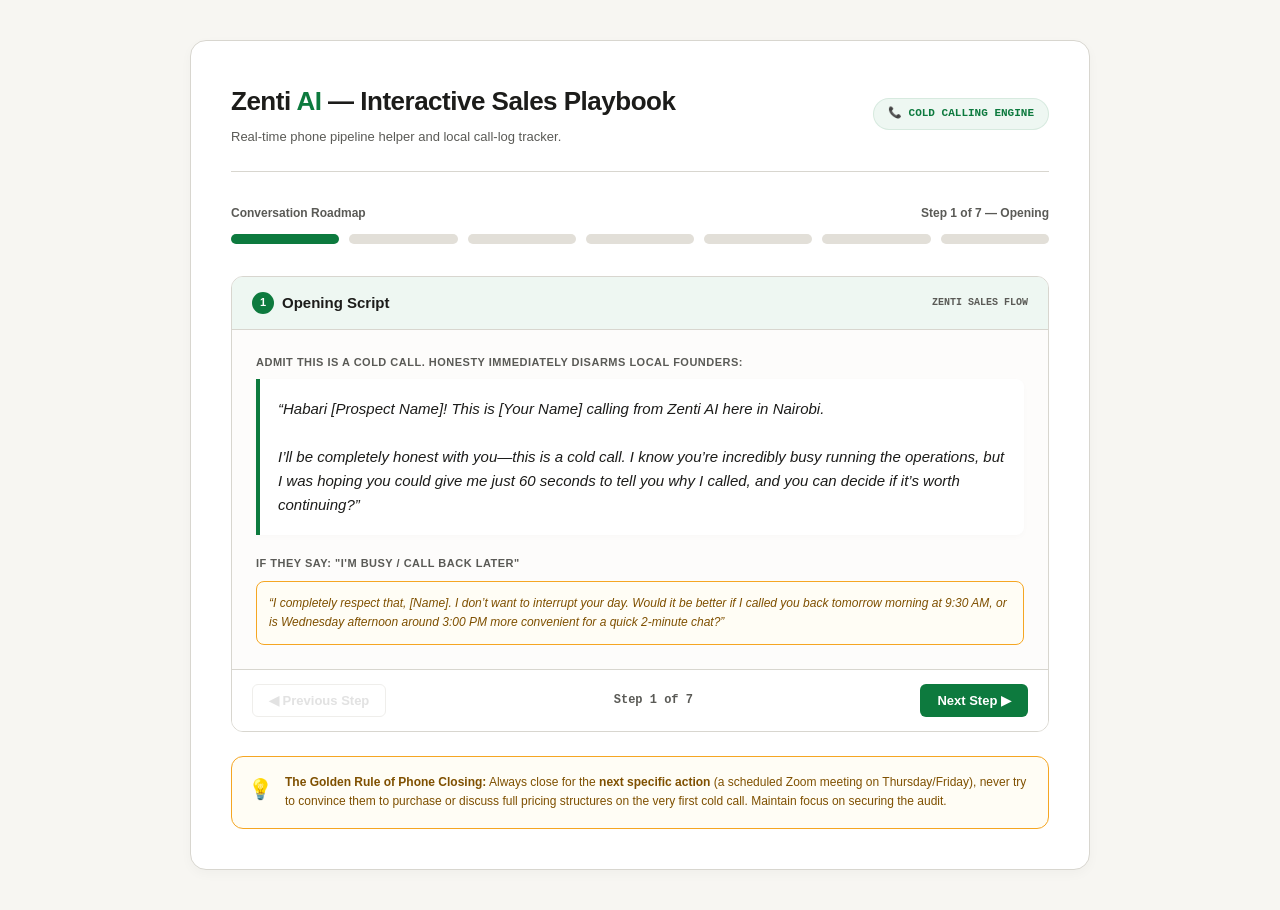
<file: cold-call-script.html>
<!DOCTYPE html>
<html lang="en">
<head>
  <meta charset="UTF-8">
  <meta name="viewport" content="width=device-width, initial-scale=1.0">
  <title>Zenti AI — Interactive Sales Playbook</title>
  <style>
    :root {
      --bg: #F7F6F2;
      --card-bg: #FFFFFF;
      --tint: #EEF7F2;
      --accent: #0D7A3E;
      --accent-hover: #0A5F30;
      --text-dark: #1C1C1A;
      --text-muted: #5A5A56;
      --border: #D8D6CF;
      --amber-bg: #FFFDF5;
      --amber-border: #F5A623;
      --amber-text: #7F5000;
    }

    * {
      box-sizing: border-box;
      margin: 0;
      padding: 0;
    }

    body {
      font-family: -apple-system, BlinkMacSystemFont, "Segoe UI", Roboto, Helvetica, Arial, sans-serif;
      background-color: var(--bg);
      color: var(--text-dark);
      line-height: 1.6;
      padding: 40px 20px;
    }

    .container {
      max-width: 900px;
      margin: 0 auto;
      background: var(--card-bg);
      border: 1px solid var(--border);
      border-radius: 16px;
      padding: 40px;
      box-shadow: 0 4px 12px rgba(28, 28, 26, 0.03);
    }

    header {
      border-bottom: 1px solid var(--border);
      padding-bottom: 24px;
      margin-bottom: 32px;
      display: flex;
      justify-content: space-between;
      align-items: center;
    }

    h1 {
      font-size: 26px;
      font-weight: 700;
      letter-spacing: -0.5px;
    }

    h1 span {
      color: var(--accent);
    }

    .subtitle {
      font-size: 13px;
      color: var(--text-muted);
      margin-top: 4px;
    }

    .status-badge {
      font-family: monospace;
      font-size: 11px;
      font-weight: 700;
      text-transform: uppercase;
      background-color: var(--tint);
      color: var(--accent);
      border: 1px solid rgba(13, 122, 62, 0.1);
      padding: 6px 14px;
      border-radius: 20px;
    }

    /* Progress pills */
    .progress-container {
      margin-bottom: 32px;
    }

    .progress-header {
      display: flex;
      justify-content: space-between;
      font-size: 12px;
      font-weight: 600;
      color: var(--text-muted);
      margin-bottom: 10px;
    }

    .progress-bar {
      display: grid;
      grid-template-columns: repeat(7, 1fr);
      gap: 10px;
    }

    .pill {
      height: 10px;
      background-color: #E2DFD8;
      border-radius: 10px;
      border: none;
      cursor: pointer;
      transition: all 0.2s;
    }

    .pill.completed {
      background-color: var(--tint);
      border: 1px solid rgba(13, 122, 62, 0.2);
    }

    .pill.active {
      background-color: var(--accent);
    }

    /* Main Playbook Window */
    .playbook-window {
      border: 1px solid var(--border);
      border-radius: 12px;
      overflow: hidden;
      margin-bottom: 24px;
      background-color: rgba(247, 246, 242, 0.3);
      min-height: 380px;
      display: flex;
      flex-direction: column;
      justify-content: space-between;
    }

    .window-header {
      background-color: var(--tint);
      border-bottom: 1px solid var(--border);
      padding: 14px 20px;
      display: flex;
      justify-content: space-between;
      align-items: center;
    }

    .window-title {
      font-size: 15px;
      font-weight: 700;
      color: var(--text-dark);
      display: flex;
      align-items: center;
      gap: 8px;
    }

    .step-number {
      background-color: var(--accent);
      color: white;
      width: 22px;
      height: 22px;
      border-radius: 50px;
      display: inline-flex;
      align-items: center;
      justify-content: center;
      font-size: 11px;
      font-weight: bold;
    }

    .window-body {
      padding: 24px;
      flex-grow: 1;
    }

    .window-footer {
      background-color: var(--card-bg);
      border-top: 1px solid var(--border);
      padding: 14px 20px;
      display: flex;
      justify-content: space-between;
      align-items: center;
    }

    .nav-btn {
      background: var(--card-bg);
      border: 1px solid var(--border);
      border-radius: 6px;
      padding: 8px 16px;
      font-size: 13px;
      font-weight: 600;
      cursor: pointer;
      display: flex;
      align-items: center;
      gap: 6px;
      transition: all 0.2s;
    }

    .nav-btn:hover:not(:disabled) {
      background-color: #F7F6F2;
    }

    .nav-btn:disabled {
      opacity: 0.4;
      cursor: not-allowed;
    }

    .nav-btn.next {
      background-color: var(--accent);
      color: white;
      border-color: transparent;
    }

    .nav-btn.next:hover:not(:disabled) {
      background-color: var(--accent-hover);
    }

    /* Steps specifics styling */
    .step-panel {
      display: none;
    }

    .step-panel.active {
      display: block;
    }

    .script-quote {
      border-left: 4px solid var(--accent);
      background-color: #FFFFFF;
      border-top-right-radius: 8px;
      border-bottom-right-radius: 8px;
      padding: 18px;
      font-size: 15px;
      font-style: italic;
      color: var(--text-dark);
      margin-bottom: 20px;
      box-shadow: 0 2px 6px rgba(0,0,0,0.02);
      white-space: pre-wrap;
    }

    .info-label {
      font-size: 11px;
      font-weight: 700;
      color: var(--text-muted);
      text-transform: uppercase;
      letter-spacing: 0.5px;
      margin-bottom: 8px;
      display: block;
    }

    /* Hook selectors */
    .selectors {
      display: flex;
      flex-wrap: wrap;
      gap: 8px;
      margin-bottom: 20px;
    }

    .selector-btn {
      background-color: var(--card-bg);
      border: 1px solid var(--border);
      border-radius: 6px;
      padding: 8px 14px;
      font-size: 12px;
      font-weight: 600;
      cursor: pointer;
      transition: all 0.2s;
    }

    .selector-btn.active {
      background-color: var(--accent);
      color: white;
      border-color: transparent;
    }

    /* Discovery layout */
    .discovery-grid {
      display: grid;
      grid-template-columns: 1fr 1fr;
      gap: 16px;
      margin-bottom: 20px;
    }

    @media (max-width: 600px) {
      .discovery-grid {
        grid-template-columns: 1fr;
      }
    }

    .question-card {
      background-color: white;
      border: 1px solid var(--border);
      border-radius: 8px;
      padding: 16px;
      font-size: 12px;
      display: flex;
      gap: 12px;
    }

    .question-num {
      color: var(--accent);
      font-weight: bold;
      font-family: monospace;
      font-size: 14px;
    }

    /* Objections collapses */
    .collapses {
      display: flex;
      flex-direction: column;
      gap: 10px;
      max-height: 250px;
      overflow-y: auto;
      padding-right: 5px;
    }

    .collapse-item {
      border: 1px solid var(--border);
      background-color: #FFFFFF;
      border-radius: 8px;
      overflow: hidden;
    }

    .collapse-header {
      background-color: rgba(238, 247, 242, 0.3);
      padding: 12px 16px;
      font-size: 13px;
      font-weight: 700;
      cursor: pointer;
      display: flex;
      justify-content: space-between;
      align-items: center;
      transition: background-color 0.2s;
    }

    .collapse-header:hover {
      background-color: var(--tint);
    }

    .collapse-body {
      padding: 16px;
      font-size: 12px;
      font-style: italic;
      color: var(--text-muted);
      border-top: 1px solid var(--border);
      display: none;
      background-color: var(--amber-bg);
      white-space: pre-wrap;
    }

    .whatsapp-dark-box {
      background-color: #1C1C1A;
      color: #FFFFFF;
      padding: 18px;
      border-radius: 12px;
      margin-top: 16px;
    }

    .whatsapp-dark-box pre {
      white-space: pre-wrap;
      font-family: inherit;
      font-size: 12px;
      margin-top: 8px;
      color: #D1D5DB;
    }

    /* STEP 7 Checklist & counters */
    .step-grid-split {
      display: grid;
      grid-template-columns: 1.2fr 1fr;
      gap: 24px;
    }

    @media (max-width: 768px) {
      .step-grid-split {
        grid-template-columns: 1fr;
      }
    }

    .checklist {
      display: flex;
      flex-direction: column;
      gap: 10px;
      max-height: 220px;
      overflow-y: auto;
    }

    .check-label {
      display: flex;
      align-items: start;
      gap: 10px;
      background-color: white;
      border: 1px solid var(--border);
      padding: 10px;
      border-radius: 8px;
      font-size: 12px;
      cursor: pointer;
    }

    .check-label input {
      margin-top: 3px;
    }

    .check-label.checked {
      text-decoration: line-through;
      color: var(--text-muted);
      opacity: 0.6;
    }

    .stats-card {
      background-color: white;
      border: 1px solid var(--border);
      border-radius: 12px;
      padding: 20px;
    }

    .stats-header {
      display: flex;
      justify-content: space-between;
      align-items: center;
      border-bottom: 1px solid var(--tint);
      padding-bottom: 10px;
      margin-bottom: 14px;
    }

    .stats-title {
      font-size: 13px;
      font-weight: 700;
    }

    .reset-btn {
      color: #DC2626;
      background: none;
      border: none;
      font-size: 10px;
      font-weight: bold;
      cursor: pointer;
    }

    .stats-grid {
      display: grid;
      grid-template-columns: 1fr 1fr;
      gap: 10px;
    }

    .counter-box {
      background-color: var(--bg);
      border: 1px solid var(--border);
      border-radius: 8px;
      padding: 10px;
      text-align: center;
      display: flex;
      flex-direction: column;
      justify-content: space-between;
      height: 90px;
    }

    .counter-box.featured {
      background-color: var(--tint);
      border-color: rgba(13, 122, 62, 0.2);
    }

    .counter-label {
      font-size: 10px;
      font-weight: 700;
      color: var(--text-muted);
      text-transform: uppercase;
    }

    .counter-value {
      font-size: 20px;
      font-weight: bold;
      font-family: monospace;
    }

    .counter-controls {
      display: flex;
      justify-content: center;
      gap: 12px;
    }

    .ctrl-btn {
      background-color: white;
      border: 1px solid var(--border);
      width: 22px;
      height: 22px;
      border-radius: 4px;
      font-weight: bold;
      cursor: pointer;
      display: flex;
      align-items: center;
      justify-content: center;
    }

    .ctrl-btn:hover {
      background-color: #F7F6F2;
    }

    /* Warning advisory */
    .advisory {
      background-color: var(--amber-bg);
      border: 1px solid var(--amber-border);
      border-radius: 12px;
      padding: 16px;
      color: var(--amber-text);
      font-size: 12px;
      display: flex;
      gap: 12px;
    }
  </style>
</head>
<body>

  <div class="container">
    <header>
      <div>
        <h1>Zenti <span>AI</span> — Interactive Sales Playbook</h1>
        <div class="subtitle">Real-time phone pipeline helper and local call-log tracker.</div>
      </div>
      <div class="status-badge">📞 Cold calling engine</div>
    </header>

    <!-- Progress steps -->
    <div class="progress-container">
      <div class="progress-header">
        <span>Conversation Roadmap</span>
        <span id="current-step-label">Step 1 of 7 — Opening</span>
      </div>
      <div class="progress-bar">
        <button class="pill active" onclick="jumpToStep(1)"></button>
        <button class="pill" onclick="jumpToStep(2)"></button>
        <button class="pill" onclick="jumpToStep(3)"></button>
        <button class="pill" onclick="jumpToStep(4)"></button>
        <button class="pill" onclick="jumpToStep(5)"></button>
        <button class="pill" onclick="jumpToStep(6)"></button>
        <button class="pill" onclick="jumpToStep(7)"></button>
      </div>
    </div>

    <!-- Active Window -->
    <div class="playbook-window">
      
      <!-- Top banner of step -->
      <div class="window-header">
        <div class="window-title">
          <span class="step-number" id="step-id-badge">1</span>
          <span id="step-title-text">Opening Script</span>
        </div>
        <span style="font-size: 10px; font-weight: bold; text-transform: uppercase; color: var(--text-muted); font-family: monospace;">Zenti Sales Flow</span>
      </div>

      <!-- Main Body text -->
      <div class="window-body">

        <!-- STEP 1 PANEL -->
        <div class="step-panel active" id="step-1">
          <span class="info-label">Admit this is a cold call. Honesty immediately disarms local founders:</span>
          <div class="script-quote">“Habari [Prospect Name]! This is [Your Name] calling from Zenti AI here in Nairobi.

I’ll be completely honest with you—this is a cold call. I know you’re incredibly busy running the operations, but I was hoping you could give me just 60 seconds to tell you why I called, and you can decide if it’s worth continuing?”</div>
          
          <span class="info-label">If they say: "I'm busy / call back later"</span>
          <div style="font-size: 12px; font-style: italic; background-color: var(--amber-bg); border: 1px solid var(--amber-border); border-radius: 8px; padding: 12px; color: var(--amber-text);">
            “I completely respect that, [Name]. I don’t want to interrupt your day. Would it be better if I called you back tomorrow morning at 9:30 AM, or is Wednesday afternoon around 3:00 PM more convenient for a quick 2-minute chat?”
          </div>
        </div>

        <!-- STEP 2 PANEL -->
        <div class="step-panel" id="step-2">
          <span class="info-label">Select their industry sector to adjust the pitch-hook statement:</span>
          <div class="selectors">
            <button class="selector-btn active" onclick="selectHook('clinics', this)">Clinics & Pharmacies</button>
            <button class="selector-btn" onclick="selectHook('retail', this)">Retailers & Supermarkets</button>
            <button class="selector-btn" onclick="selectHook('property', this)">Property Managers</button>
            <button class="selector-btn" onclick="selectHook('restaurant', this)">Restaurants & Hotels</button>
            <button class="selector-btn" onclick="selectHook('general', this)">General SME / Logistics</button>
          </div>

          <span class="info-label">Your Hook Statement:</span>
          <div class="script-quote" id="hook-quote-text">“We find that many private clinics in Nairobi are losing hours having their front desk manually text patients appointment reminders, manually cross-check doctor calendars, and match M-Pesa receipts for consults. Is that a challenge you guys face at your practice?”</div>
        </div>

        <!-- STEP 3 PANEL -->
        <div class="step-panel" id="step-3">
          <span class="info-label">Ask open-ended discovery questions to uncover manual bottlenecks:</span>
          <div class="discovery-grid">
            <div class="question-card">
              <span class="question-num">Q1</span>
              <p>“What does your Monday morning look like? What are the manual spreadsheet or reporting tasks that eat up your team's first 3 hours of the week?”</p>
            </div>
            <div class="question-card">
              <span class="question-num">Q2</span>
              <p>“If there's one repetitive manual task that you absolutely dread doing or managing every day, what would that be?”</p>
            </div>
            <div class="question-card">
              <span class="question-num">Q3</span>
              <p>“How is your team currently handling M-Pesa reconciliations and sending invoices? Are they typing them out or copy-pasting codes?”</p>
            </div>
            <div class="question-card">
              <span class="question-num">Q4</span>
              <p>“Has anything ever slipped through the cracks? Like a payment that didn't get recorded, a customer message that went unanswered for 6 hours, or an order that was double-shipped?”</p>
            </div>
          </div>

          <span class="info-label">Smooth transition into the pitch:</span>
          <div style="font-size: 12px; font-weight: bold; background-color: var(--tint); border: 1px solid rgba(13, 122, 62, 0.2); border-radius: 8px; padding: 12px; color: var(--accent); font-style: italic;">
            “Got it. That makes perfect sense, and honestly, you’re not alone. Most Nairobi businesses are running into these exact bottleneck roadblocks. Here's how we solve that at Zenti AI...”
          </div>
        </div>

        <!-- STEP 4 PANEL -->
        <div class="step-panel" id="step-4">
          <span class="info-label">Select sector specific solution description:</span>
          <div class="selectors">
            <button class="selector-btn active" onclick="selectPitch('general-p', this)">General 2-Min Pitch</button>
            <button class="selector-btn" onclick="selectPitch('property-p', this)">Property managers</button>
            <button class="selector-btn" onclick="selectPitch('clinics-p', this)">Clinics & Pharmacies</button>
            <button class="selector-btn" onclick="selectPitch('retail-p', this)">Retailers & Supermarkets</button>
            <button class="selector-btn" onclick="selectPitch('restaurant-p', this)">Restaurants & Hotels</button>
          </div>

          <span class="info-label">The Core Pitch:</span>
          <div class="script-quote" id="pitch-quote-text">“We don't sell generic software that you have to learn. Instead, we build custom background scripts and WhatsApp bots tailored specifically to your business. We connect your existing tools—like your M-Pesa Paybill, your Google Sheets, and your WhatsApp Business. 

For example, instead of your staff matching M-Pesa codes, our system automatically detects the transaction, updates your spreadsheet in real-time, generates a PDF receipt, and WhatsApps it to the customer instantly. You change absolutely nothing about how you work, and the automation runs 24/7 in the background for KES 15,000 a month.”</div>
        </div>

        <!-- STEP 5 PANEL -->
        <div class="step-panel" id="step-5">
          <span class="info-label">Click objection row to view word-for-word response script:</span>
          <div class="collapses">
            
            <div class="collapse-item">
              <div class="collapse-header" onclick="toggleCollapse(this)">Objection: &quot;Not interested.&quot; <span>▼</span></div>
              <div class="collapse-body">“I completely understand, [Name]. Just so I know, is it because you already have your systems fully automated, or is saving time not a major priority for your business right now?”</div>
            </div>

            <div class="collapse-item">
              <div class="collapse-header" onclick="toggleCollapse(this)">Objection: &quot;Too expensive / No budget.&quot; <span>▼</span></div>
              <div class="collapse-body">“I hear you. KES 15,000 a month is a real expense. But if you think about it, it's less than the salary of a part-time intern. If our automation saves your manager just 10 hours a week, that’s 40 hours of manual labor saved a month. The system usually pays for itself in the first 2 weeks. Plus, we handle the setup, maintenance, and host everything—meaning you have no overhead.”</div>
            </div>

            <div class="collapse-item">
              <div class="collapse-header" onclick="toggleCollapse(this)">Objection: &quot;We already use an ERP / specialized CRM.&quot; <span>▼</span></div>
              <div class="collapse-body">“That’s excellent! It means you already value structure. We don’t replace your ERP. Most ERPs are terrible at connecting to local Kenyan tools like M-Pesa or WhatsApp. We build the lightweight bridges that sit in between your ERP and your daily workflows—filling the manual gaps so you don’t have to copy-paste data in and out of your software.”</div>
            </div>

            <div class="collapse-item">
              <div class="collapse-header" onclick="toggleCollapse(this)">Objection: &quot;I don't have time right now.&quot; <span>▼</span></div>
              <div class="collapse-body">“I hear you, you’re busy running the business. That’s actually why we’re calling. We only need 20 minutes to show you how to buy back 10 hours of your weekly schedule. We do 100% of the build and maintenance ourselves—you don't have to lift a finger. Would this Thursday morning at 10:00 AM work, or is Friday afternoon around 3:00 PM easier?”</div>
            </div>

            <div class="collapse-item">
              <div class="collapse-header" onclick="toggleCollapse(this)">Objection: &quot;My staff won't adapt to AI.&quot; <span>▼</span></div>
              <div class="collapse-body">“That’s the beauty of our custom builds: your team doesn’t have to learn a single new app or software. We build the automations to run in the background. If they are used to Google Sheets and WhatsApp, they continue using exactly those. They’ll just notice that the manual copy-pasting, matching, and messaging has magically stopped. We also provide a free 1-hour training session with your staff to make sure they are comfortable.”</div>
            </div>

            <div class="collapse-item">
              <div class="collapse-header" onclick="toggleCollapse(this)">Objection: &quot;Tried this before, it didn't work.&quot; <span>▼</span></div>
              <div class="collapse-body">“I am really sorry to hear that. Often, developers build a tool, hand it over, and walk away—leaving you stranded when things break. At Zenti AI, we operate as a managed service. We don't just build it; we host it, monitor it, and adapt it as your business changes. You have a direct Safaricom phone number to call whenever you need an update. If it doesn't work, we don't get paid.”</div>
            </div>

            <div class="collapse-item">
              <div class="collapse-header" onclick="toggleCollapse(this)">Objection: &quot;Send me a PDF first.&quot; <span>▼</span></div>
              <div class="collapse-body">“I’d be happy to email you a PDF! But because we build custom workflows, a generic PDF won't show you much. Let me ask you one quick question: what is the single biggest manual task your team spends time on every week? If you tell me, I can write a short, 3-sentence custom blueprint for you, email it over, and we can catch up for 10 minutes on Friday to discuss it. How does that sound?”</div>
            </div>

          </div>
        </div>

        <!-- STEP 6 PANEL -->
        <div class="step-panel" id="step-6">
          <span class="info-label">Close on booking a 20-minute Zoom call for a free custom blueprint audit:</span>
          <div class="script-quote">“Based on what you've shared, I'm confident we can save you at least 12 hours a week. Let’s do this: we have a 20-minute slot open on Thursday at 10:30 AM or Friday at 2:00 PM. We'll hop on a quick Zoom call, and I’ll sketch out a live, 3-step automation blueprint for your business—absolutely free. Which of those two times works best for you?”</div>

          <span class="info-label">Secure confirmation details:</span>
          <div style="font-size: 12px; border: 1px solid var(--border); border-radius: 8px; padding: 12px; background-color: var(--tint); color: var(--accent); font-style: italic;">
            “Perfect. I’ve booked you for Thursday at 10:30 AM. I’m sending a calendar invite to your email right now—is it still [Email]? Great. I’m also going to send a quick WhatsApp message to this number so you have my direct line. If anything changes, just let me know. Asante, and have a fantastic week!”
          </div>

          <div class="whatsapp-dark-box">
            <span class="info-label" style="color: #10B981; font-weight: bold;">WhatsApp follow-up template (Send within 5 minutes of call):</span>
            <pre>“Hi [Prospect Name]! This is [Your Name] from Zenti AI. Great speaking with you just now. As promised, I’ve booked our 20-minute automation blueprint call for Thursday at 10:30 AM. Here is the Google Meet link: meet.google.com/xxx-xxxx-xxx. Looking forward to showing you how to put those manual M-Pesa sheets on autopilot! Have a great day. 🇰🇪”</pre>
          </div>
        </div>

        <!-- STEP 7 PANEL -->
        <div class="step-panel" id="step-7">
          <div class="step-grid-split">
            
            <div>
              <span class="info-label">Pre-Call Audit Checklist:</span>
              <div class="checklist">
                <label class="check-label"><input type="checkbox" onchange="toggleCheck(this)"> <span>Locate owner/manager's real first name and check spelling</span></label>
                <label class="check-label"><input type="checkbox" onchange="toggleCheck(this)"> <span>Verify primary location in Nairobi (e.g. Westlands, Kilimani)</span></label>
                <label class="check-label"><input type="checkbox" onchange="toggleCheck(this)"> <span>Check if they list a Safaricom Till/Paybill number</span></label>
                <label class="check-label"><input type="checkbox" onchange="toggleCheck(this)"> <span>Confirm exact industry and pick matching hook statements</span></label>
                <label class="check-label"><input type="checkbox" onchange="toggleCheck(this)"> <span>Verify microphone is clear, sit upright, and have water nearby</span></label>
                <label class="check-label"><input type="checkbox" onchange="toggleCheck(this)"> <span>Keep Zenti KES pricing structures memorized and ready</span></label>
                <label class="check-label"><input type="checkbox" onchange="toggleCheck(this)"> <span>Be ready to listen 80% of the time and speak only 20%</span></label>
              </div>
            </div>

            <div>
              <div class="stats-card">
                <div class="stats-header">
                  <span class="stats-title">Session Log Tracker</span>
                  <button class="reset-btn" onclick="resetStats()">Reset Log</button>
                </div>
                <div class="stats-grid">
                  
                  <div class="counter-box">
                    <span class="counter-label">Calls Made</span>
                    <span class="counter-value" id="val-calls">0</span>
                    <div class="counter-controls">
                      <button class="ctrl-btn" onclick="addStat('callsMade', -1)">-</button>
                      <button class="ctrl-btn" onclick="addStat('callsMade', 1)">+</button>
                    </div>
                  </div>

                  <div class="counter-box">
                    <span class="counter-label">Picked Up</span>
                    <span class="counter-value" id="val-picked">0</span>
                    <div class="counter-controls">
                      <button class="ctrl-btn" onclick="addStat('pickedUp', -1)">-</button>
                      <button class="ctrl-btn" onclick="addStat('pickedUp', 1)">+</button>
                    </div>
                  </div>

                  <div class="counter-box">
                    <span class="counter-label">Interested</span>
                    <span class="counter-value" id="val-interest">0</span>
                    <div class="counter-controls">
                      <button class="ctrl-btn" onclick="addStat('interested', -1)">-</button>
                      <button class="ctrl-btn" onclick="addStat('interested', 1)">+</button>
                    </div>
                  </div>

                  <div class="counter-box featured">
                    <span class="counter-label" style="color: var(--accent);">Booked ✅</span>
                    <span class="counter-value" id="val-booked" style="color: var(--accent);">0</span>
                    <div class="counter-controls">
                      <button class="ctrl-btn" onclick="addStat('booked', -1)">-</button>
                      <button class="ctrl-btn" onclick="addStat('booked', 1)" style="color: var(--accent); border-color: var(--accent);">+</button>
                    </div>
                  </div>

                </div>
              </div>
            </div>

          </div>
        </div>

      </div>

      <!-- Navigation buttons -->
      <div class="window-footer">
        <button class="nav-btn" id="prev-btn" onclick="navigateStep(-1)" disabled>◀ Previous Step</button>
        <span id="step-indicator-text" style="font-size: 12px; font-weight: bold; color: var(--text-muted); font-family: monospace;">Step 1 of 7</span>
        <button class="nav-btn next" id="next-btn" onclick="navigateStep(1)">Next Step ▶</button>
      </div>

    </div>

    <!-- Golden advice box -->
    <div class="advisory">
      <div style="font-size: 20px;">💡</div>
      <div>
        <strong>The Golden Rule of Phone Closing:</strong> Always close for the <strong>next specific action</strong> (a scheduled Zoom meeting on Thursday/Friday), never try to convince them to purchase or discuss full pricing structures on the very first cold call. Maintain focus on securing the audit.
      </div>
    </div>

  </div>

  <script>
    var currentStep = 1;
    var completedSteps = [1];
    var stats = {
      callsMade: 0,
      pickedUp: 0,
      interested: 0,
      booked: 0
    };

    // Load stats
    if (localStorage.getItem('zenti_standalone_stats')) {
      try {
        stats = JSON.parse(localStorage.getItem('zenti_standalone_stats'));
        updateStatsUI();
      } catch (e) {}
    }

    var hooks = {
      clinics: "“We find that many private clinics in Nairobi are losing hours having their front desk manually text patients appointment reminders, manually cross-check doctor calendars, and match M-Pesa receipts for consults. Is that a challenge you guys face at your practice?”",
      retail: "“We work with retailers who were spending 2 hours every evening manually matching M-Pesa transaction codes from their till SMS inbox with their sales sheets, and copying order details from WhatsApp. Is your team still doing that manual M-Pesa matching every day?”",
      property: "“We find that real estate and property firms in Kilimani and Westlands are drowned in rent reconciliation. They are matching hundreds of M-Pesa rent payments manually and typing up receipts one by one. Does your team spend days on rent receipt matching every month?”",
      restaurant: "“Most restaurants we talk to are flooded with WhatsApp reservation inquiries and manual menu requests, which means staff are answering the same 5 questions on their phone instead of serving guests. Is manual customer messaging holding your staff back?”",
      general: "“We help local companies automate their back-office admin—things like auto-generating invoices, sending client updates on WhatsApp, and matching payments automatically so you save 15+ hours a week. Is eliminating repetitive manual work a priority for you guys this quarter?”"
    };

    var pitches = {
      'general-p': "“We don't sell generic software that you have to learn. Instead, we build custom background scripts and WhatsApp bots tailored specifically to your business. We connect your existing tools—like your M-Pesa Paybill, your Google Sheets, and your WhatsApp Business. \n\nFor example, instead of your staff matching M-Pesa codes, our system automatically detects the transaction, updates your spreadsheet in real-time, generates a PDF receipt, and WhatsApps it to the customer instantly. You change absolutely nothing about how you work, and the automation runs 24/7 in the background for KES 15,000 a month.”",
      'property-p': "“We build a custom rent portal that connects to your Safaricom Paybill. When a tenant pays rent via M-Pesa, our script instantly matches their apartment number, updates your property Google Sheet, creates a rent receipt PDF, and sends it to their WhatsApp number automatically. Your office staff never have to cross-check rent payments again.”",
      'clinics-p': "“We set up an automated WhatsApp Booking Assistant. When a patient messages your line, they can instantly see doctor availability, book an appointment, and get automated reminders sent to their WhatsApp 2 hours before their slot. If they pay via M-Pesa, the consult payment is reconciled and logged in your system instantly without human error.”",
      'retail-p': "“We build a WhatsApp Catalog Bot that lets clients browse your products, place orders, and pay directly on WhatsApp. Once M-Pesa confirms the payment, the order details are pushed to your packaging team's Google Sheet, and low stock warnings are sent to you automatically. Your staff never have to copy-paste shipping details manually again.”",
      'restaurant-p': "“We set up an automated guest bot. Customers scan a QR code on their table to browse the menu, order, and pay. The kitchen gets an automated receipt printed or displayed, and the sales are logged instantly. For room bookings, the bot handles FAQs about check-in times and routes active bookings straight to your sheets.”"
    };

    function selectHook(id, btn) {
      document.querySelectorAll('#step-2 .selector-btn').forEach(b => b.classList.remove('active'));
      btn.classList.add('active');
      document.getElementById('hook-quote-text').innerText = hooks[id];
    }

    function selectPitch(id, btn) {
      document.querySelectorAll('#step-4 .selector-btn').forEach(b => b.classList.remove('active'));
      btn.classList.add('active');
      document.getElementById('pitch-quote-text').innerText = pitches[id];
    }

    function toggleCollapse(header) {
      var body = header.nextElementSibling;
      var arrow = header.querySelector('span');
      if (body.style.display === 'block') {
        body.style.display = 'none';
        arrow.innerText = '▼';
      } else {
        body.style.display = 'block';
        arrow.innerText = '▲';
      }
    }

    function toggleCheck(chk) {
      if (chk.checked) {
        chk.parentElement.classList.add('checked');
      } else {
        chk.parentElement.classList.remove('checked');
      }
    }

    function jumpToStep(stepId) {
      currentStep = stepId;
      if (!completedSteps.includes(stepId)) {
        completedSteps.push(stepId);
      }
      updateStepUI();
    }

    function navigateStep(direction) {
      currentStep += direction;
      currentStep = Math.max(1, Math.min(7, currentStep));
      if (!completedSteps.includes(currentStep)) {
        completedSteps.push(currentStep);
      }
      updateStepUI();
    }

    function updateStepUI() {
      // Toggle panels
      document.querySelectorAll('.step-panel').forEach(p => p.classList.remove('active'));
      document.getElementById('step-' + currentStep).classList.add('active');

      // Update progress indicators
      document.querySelectorAll('.progress-bar .pill').forEach((pill, idx) => {
        pill.className = 'pill';
        var sId = idx + 1;
        if (sId === currentStep) {
          pill.classList.add('active');
        } else if (completedSteps.includes(sId)) {
          pill.classList.add('completed');
        }
      });

      // Headers text
      var titles = ["Opening Script", "The Hook Statement", "Open Discovery Questions", "The Automation Pitch", "Objections Handling", "Closing the Audit Slot", "Pre-call Prep & Logger"];
      document.getElementById('step-id-badge').innerText = currentStep;
      document.getElementById('step-title-text').innerText = titles[currentStep - 1];
      document.getElementById('current-step-label').innerText = "Step " + currentStep + " of 7 — " + titles[currentStep - 1].split(' ')[0];
      document.getElementById('step-indicator-text').innerText = "Step " + currentStep + " of 7";

      // Buttons active
      document.getElementById('prev-btn').disabled = (currentStep === 1);
      document.getElementById('next-btn').disabled = (currentStep === 7);
    }

    function addStat(key, amt) {
      stats[key] = Math.max(0, stats[key] + amt);
      
      // Keep logical sync
      if (key === 'callsMade' && stats.callsMade < stats.pickedUp) stats.pickedUp = stats.callsMade;
      if (key === 'pickedUp') {
        if (stats.pickedUp > stats.callsMade) stats.callsMade = stats.pickedUp;
        if (stats.pickedUp < stats.interested) stats.interested = stats.pickedUp;
      }
      if (key === 'interested') {
        if (stats.interested > stats.pickedUp) stats.pickedUp = stats.interested;
        if (stats.interested < stats.booked) stats.booked = stats.interested;
      }
      if (key === 'booked' && stats.booked > stats.interested) {
        stats.interested = stats.booked;
      }

      localStorage.setItem('zenti_standalone_stats', JSON.stringify(stats));
      updateStatsUI();
    }

    function updateStatsUI() {
      document.getElementById('val-calls').innerText = stats.callsMade;
      document.getElementById('val-picked').innerText = stats.pickedUp;
      document.getElementById('val-interest').innerText = stats.interested;
      document.getElementById('val-booked').innerText = stats.booked;
    }

    function resetStats() {
      if (confirm('Reset calling stats counters for this dial session?')) {
        stats = { callsMade: 0, pickedUp: 0, interested: 0, booked: 0 };
        localStorage.setItem('zenti_standalone_stats', JSON.stringify(stats));
        updateStatsUI();
      }
    }
  </script>
</body>
</html>
</file>
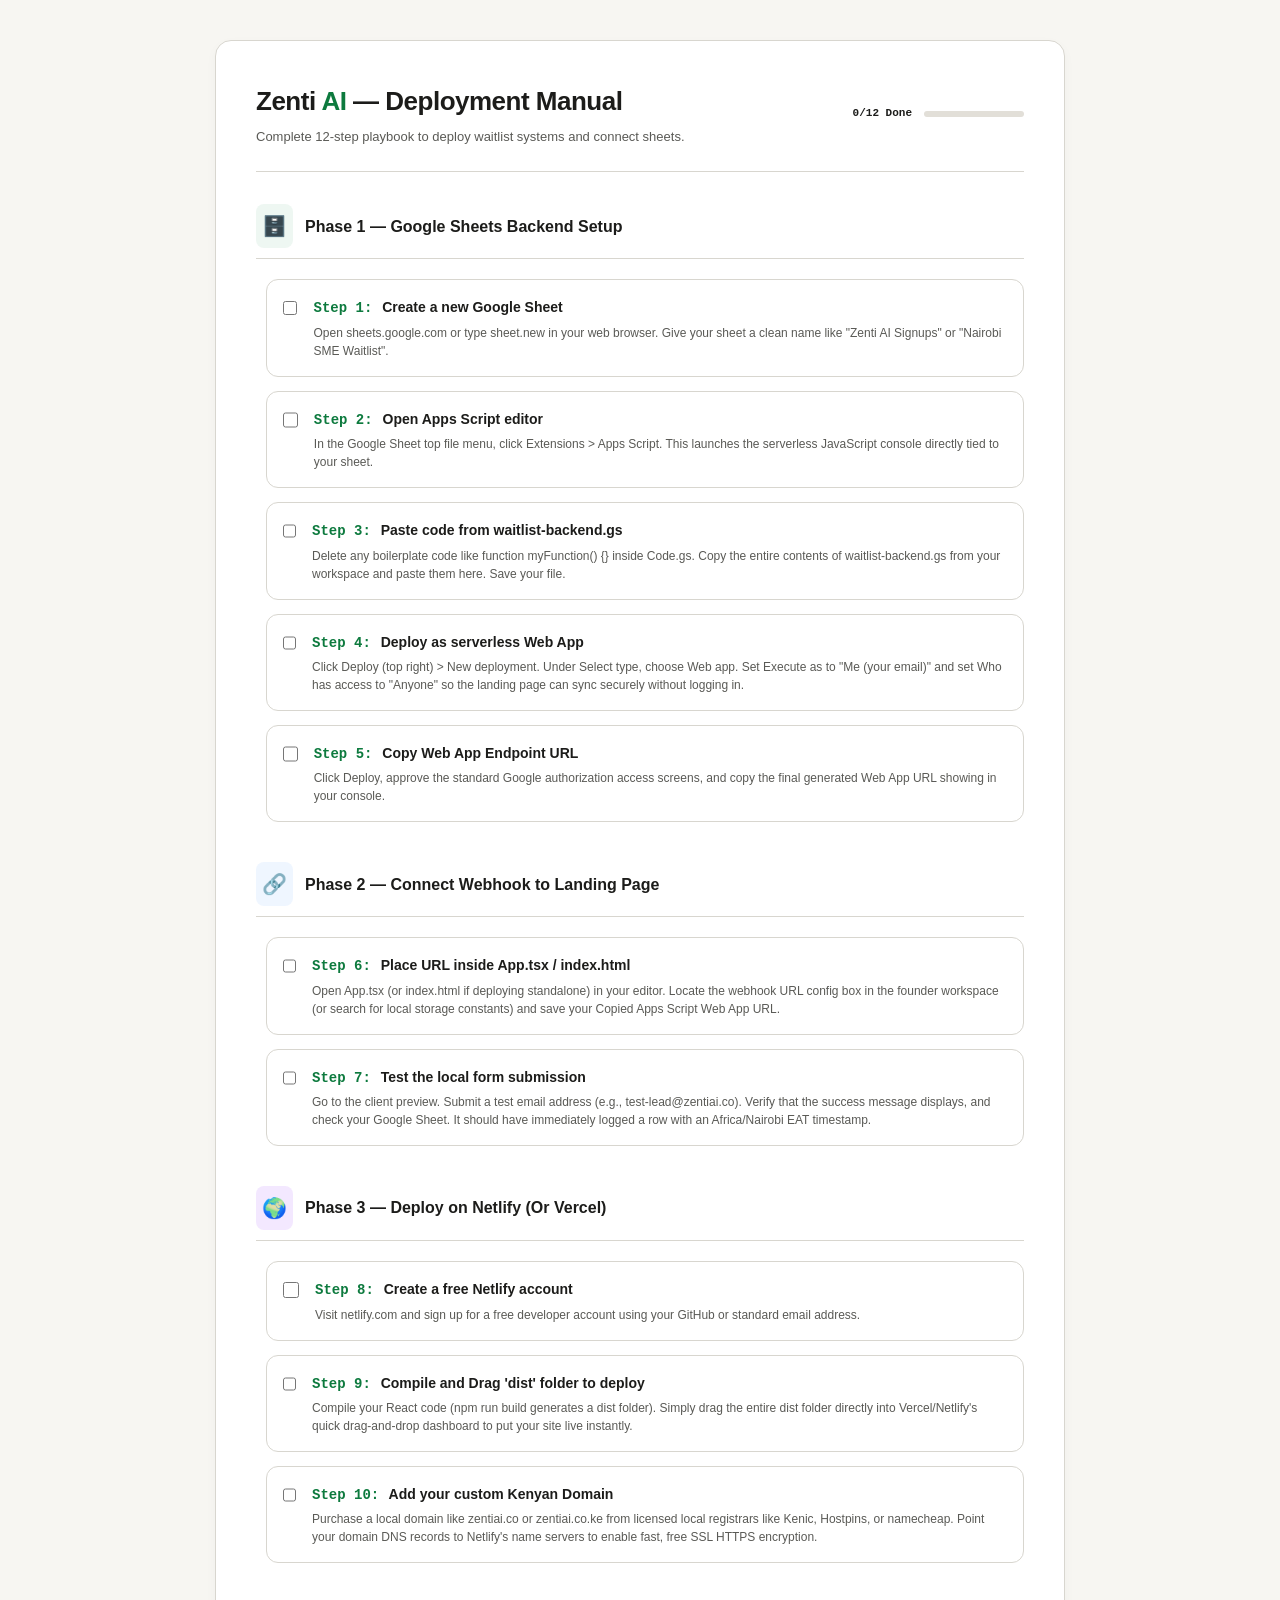
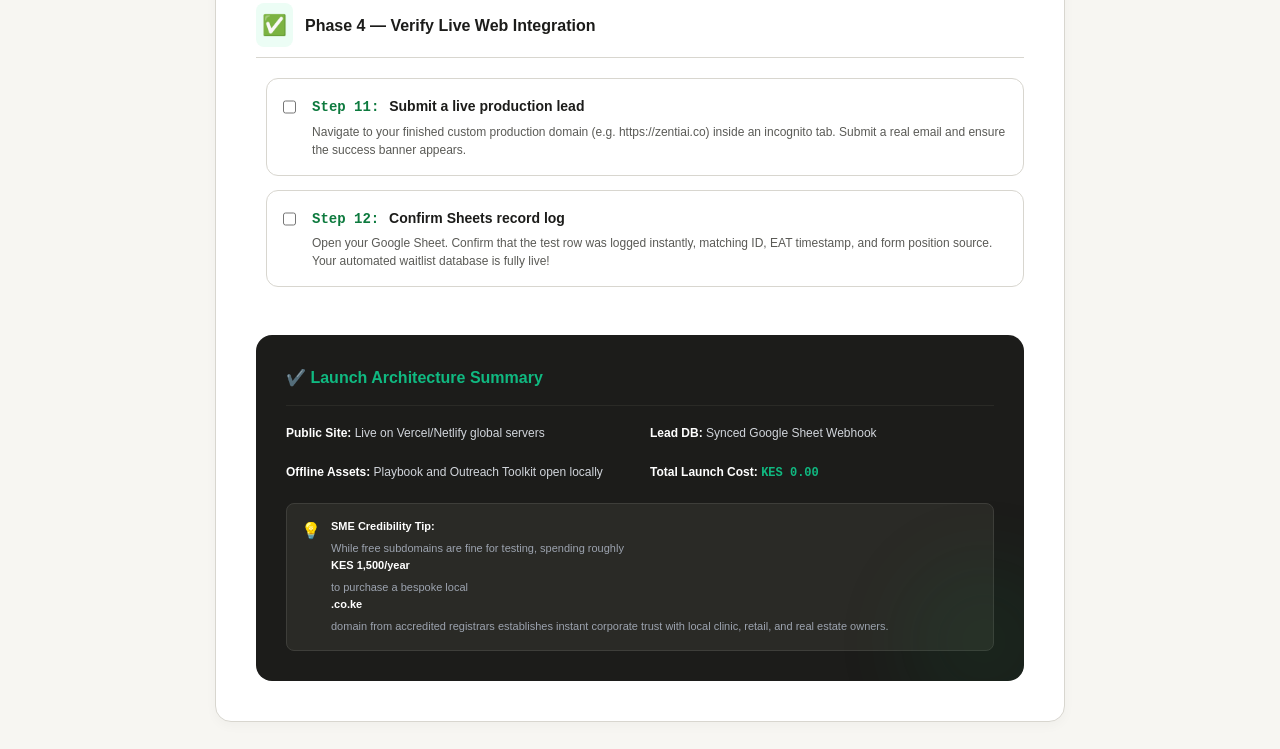
<file: deployment-guide.html>
<!DOCTYPE html>
<html lang="en">
<head>
  <meta charset="UTF-8">
  <meta name="viewport" content="width=device-width, initial-scale=1.0">
  <title>Zenti AI — Launch & Deployment Guide</title>
  <style>
    :root {
      --bg: #F7F6F2;
      --card-bg: #FFFFFF;
      --tint: #EEF7F2;
      --accent: #0D7A3E;
      --accent-hover: #0A5F30;
      --text-dark: #1C1C1A;
      --text-muted: #5A5A56;
      --border: #D8D6CF;
      --purple-tint: #F3E8FF;
      --purple-accent: #6B21A8;
      --blue-tint: #EFF6FF;
      --blue-accent: #1E40AF;
    }

    * {
      box-sizing: border-box;
      margin: 0;
      padding: 0;
    }

    body {
      font-family: -apple-system, BlinkMacSystemFont, "Segoe UI", Roboto, Helvetica, Arial, sans-serif;
      background-color: var(--bg);
      color: var(--text-dark);
      line-height: 1.6;
      padding: 40px 20px;
    }

    .container {
      max-width: 850px;
      margin: 0 auto;
      background: var(--card-bg);
      border: 1px solid var(--border);
      border-radius: 16px;
      padding: 40px;
      box-shadow: 0 4px 12px rgba(28, 28, 26, 0.03);
    }

    header {
      border-bottom: 1px solid var(--border);
      padding-bottom: 24px;
      margin-bottom: 32px;
      display: flex;
      justify-content: space-between;
      align-items: center;
    }

    h1 {
      font-size: 26px;
      font-weight: 700;
      letter-spacing: -0.5px;
    }

    h1 span {
      color: var(--accent);
    }

    .subtitle {
      font-size: 13px;
      color: var(--text-muted);
      margin-top: 4px;
    }

    .progress-bar-container {
      display: flex;
      align-items: center;
      gap: 12px;
    }

    .progress-text {
      font-size: 11px;
      font-family: monospace;
      font-weight: 700;
      text-align: right;
    }

    .progress-track {
      width: 100px;
      height: 6px;
      background-color: #E2DFD8;
      border-radius: 10px;
      overflow: hidden;
    }

    .progress-fill {
      height: 100%;
      background-color: var(--accent);
      width: 0%;
      transition: width 0.3s;
    }

    /* Steps and Timeline layout */
    .phase-section {
      margin-bottom: 40px;
    }

    .phase-header {
      display: flex;
      align-items: center;
      gap: 12px;
      border-bottom: 1px solid var(--border);
      padding-bottom: 10px;
      margin-bottom: 20px;
    }

    .phase-icon {
      font-size: 20px;
      padding: 6px;
      border-radius: 8px;
    }

    .p-green { background-color: var(--tint); color: var(--accent); }
    .p-blue { background-color: var(--blue-tint); color: var(--blue-accent); }
    .p-purple { background-color: var(--purple-tint); color: var(--purple-accent); }
    .p-emerald { background-color: #ECFDF5; color: #047857; }

    .phase-title {
      font-size: 16px;
      font-weight: 700;
    }

    .steps-list {
      display: flex;
      flex-direction: column;
      gap: 14px;
      padding-left: 10px;
    }

    .step-label {
      display: flex;
      align-items: start;
      gap: 16px;
      background-color: #FFFFFF;
      border: 1px solid var(--border);
      border-radius: 12px;
      padding: 16px;
      cursor: pointer;
      transition: all 0.2s;
    }

    .step-label:hover {
      border-color: #9CA3AF;
    }

    .step-label input {
      margin-top: 4px;
      width: 16px;
      height: 16px;
      cursor: pointer;
    }

    .step-details {
      display: flex;
      flex-direction: column;
      gap: 4px;
    }

    .step-title {
      font-size: 14px;
      font-weight: 700;
    }

    .step-title span {
      color: var(--accent);
      font-family: monospace;
      margin-right: 6px;
    }

    .step-desc {
      font-size: 12px;
      color: var(--text-muted);
      line-height: 1.5;
    }

    .step-label.checked {
      background-color: rgba(238, 247, 242, 0.4);
      border-color: var(--accent);
    }

    .step-label.checked .step-title, 
    .step-label.checked .step-desc {
      opacity: 0.6;
    }

    /* Final Black Card */
    .summary-card {
      background-color: #1C1C1A;
      color: #FFFFFF;
      border-radius: 16px;
      padding: 30px;
      position: relative;
      overflow: hidden;
      margin-top: 48px;
    }

    .summary-card::before {
      content: '';
      position: absolute;
      bottom: -40px;
      right: -40px;
      width: 160px;
      height: 160px;
      background-color: var(--accent);
      opacity: 0.1;
      border-radius: 50%;
      filter: blur(40px);
    }

    .summary-header {
      display: flex;
      align-items: center;
      gap: 10px;
      border-bottom: 1px solid #2A2A26;
      padding-bottom: 14px;
      margin-bottom: 18px;
    }

    .summary-header h4 {
      font-size: 16px;
      font-weight: 700;
      color: #10B981;
    }

    .summary-grid {
      display: grid;
      grid-template-columns: 1fr 1fr;
      gap: 20px;
      font-size: 12px;
      color: #D1D5DB;
      margin-bottom: 20px;
    }

    @media (max-width: 600px) {
      .summary-grid {
        grid-template-columns: 1fr;
      }
    }

    .summary-item {
      display: flex;
      align-items: start;
      gap: 8px;
    }

    .summary-item strong {
      color: #FFFFFF;
    }

    .domain-tip-box {
      background-color: #2A2A26;
      border: 1px solid #3E3E3A;
      border-radius: 8px;
      padding: 14px;
      font-size: 11px;
      display: flex;
      gap: 10px;
    }

    .domain-tip-box strong {
      color: #FFFFFF;
      display: block;
      margin-bottom: 4px;
    }
  </style>
</head>
<body>

  <div class="container">
    <header>
      <div>
        <h1>Zenti <span>AI</span> — Deployment Manual</h1>
        <div class="subtitle">Complete 12-step playbook to deploy waitlist systems and connect sheets.</div>
      </div>
      <div class="progress-bar-container">
        <div class="progress-text">
          <span id="completed-count">0</span>/12 Done
        </div>
        <div class="progress-track">
          <div class="progress-fill" id="progress-fill-bar"></div>
        </div>
      </div>
    </header>

    <!-- PHASE 1 -->
    <div class="phase-section">
      <div class="phase-header">
        <span class="phase-icon p-green">🗄️</span>
        <h3 class="phase-title">Phase 1 — Google Sheets Backend Setup</h3>
      </div>
      <div class="steps-list">
        
        <label class="step-label" onclick="toggleStep(1, this)">
          <input type="checkbox">
          <div class="step-details">
            <h4 class="step-title"><span>Step 1:</span> Create a new Google Sheet</h4>
            <p class="step-desc">Open sheets.google.com or type sheet.new in your web browser. Give your sheet a clean name like "Zenti AI Signups" or "Nairobi SME Waitlist".</p>
          </div>
        </label>

        <label class="step-label" onclick="toggleStep(2, this)">
          <input type="checkbox">
          <div class="step-details">
            <h4 class="step-title"><span>Step 2:</span> Open Apps Script editor</h4>
            <p class="step-desc">In the Google Sheet top file menu, click Extensions > Apps Script. This launches the serverless JavaScript console directly tied to your sheet.</p>
          </div>
        </label>

        <label class="step-label" onclick="toggleStep(3, this)">
          <input type="checkbox">
          <div class="step-details">
            <h4 class="step-title"><span>Step 3:</span> Paste code from waitlist-backend.gs</h4>
            <p class="step-desc">Delete any boilerplate code like function myFunction() {} inside Code.gs. Copy the entire contents of waitlist-backend.gs from your workspace and paste them here. Save your file.</p>
          </div>
        </label>

        <label class="step-label" onclick="toggleStep(4, this)">
          <input type="checkbox">
          <div class="step-details">
            <h4 class="step-title"><span>Step 4:</span> Deploy as serverless Web App</h4>
            <p class="step-desc">Click Deploy (top right) > New deployment. Under Select type, choose Web app. Set Execute as to "Me (your email)" and set Who has access to "Anyone" so the landing page can sync securely without logging in.</p>
          </div>
        </label>

        <label class="step-label" onclick="toggleStep(5, this)">
          <input type="checkbox">
          <div class="step-details">
            <h4 class="step-title"><span>Step 5:</span> Copy Web App Endpoint URL</h4>
            <p class="step-desc">Click Deploy, approve the standard Google authorization access screens, and copy the final generated Web App URL showing in your console.</p>
          </div>
        </label>

      </div>
    </div>

    <!-- PHASE 2 -->
    <div class="phase-section">
      <div class="phase-header">
        <span class="phase-icon p-blue">🔗</span>
        <h3 class="phase-title">Phase 2 — Connect Webhook to Landing Page</h3>
      </div>
      <div class="steps-list">
        
        <label class="step-label" onclick="toggleStep(6, this)">
          <input type="checkbox">
          <div class="step-details">
            <h4 class="step-title"><span>Step 6:</span> Place URL inside App.tsx / index.html</h4>
            <p class="step-desc">Open App.tsx (or index.html if deploying standalone) in your editor. Locate the webhook URL config box in the founder workspace (or search for local storage constants) and save your Copied Apps Script Web App URL.</p>
          </div>
        </label>

        <label class="step-label" onclick="toggleStep(7, this)">
          <input type="checkbox">
          <div class="step-details">
            <h4 class="step-title"><span>Step 7:</span> Test the local form submission</h4>
            <p class="step-desc">Go to the client preview. Submit a test email address (e.g., test-lead@zentiai.co). Verify that the success message displays, and check your Google Sheet. It should have immediately logged a row with an Africa/Nairobi EAT timestamp.</p>
          </div>
        </label>

      </div>
    </div>

    <!-- PHASE 3 -->
    <div class="phase-section">
      <div class="phase-header">
        <span class="phase-icon p-purple">🌍</span>
        <h3 class="phase-title">Phase 3 — Deploy on Netlify (Or Vercel)</h3>
      </div>
      <div class="steps-list">
        
        <label class="step-label" onclick="toggleStep(8, this)">
          <input type="checkbox">
          <div class="step-details">
            <h4 class="step-title"><span>Step 8:</span> Create a free Netlify account</h4>
            <p class="step-desc">Visit netlify.com and sign up for a free developer account using your GitHub or standard email address.</p>
          </div>
        </label>

        <label class="step-label" onclick="toggleStep(9, this)">
          <input type="checkbox">
          <div class="step-details">
            <h4 class="step-title"><span>Step 9:</span> Compile and Drag 'dist' folder to deploy</h4>
            <p class="step-desc">Compile your React code (npm run build generates a dist folder). Simply drag the entire dist folder directly into Vercel/Netlify's quick drag-and-drop dashboard to put your site live instantly.</p>
          </div>
        </label>

        <label class="step-label" onclick="toggleStep(10, this)">
          <input type="checkbox">
          <div class="step-details">
            <h4 class="step-title"><span>Step 10:</span> Add your custom Kenyan Domain</h4>
            <p class="step-desc">Purchase a local domain like zentiai.co or zentiai.co.ke from licensed local registrars like Kenic, Hostpins, or namecheap. Point your domain DNS records to Netlify's name servers to enable fast, free SSL HTTPS encryption.</p>
          </div>
        </label>

      </div>
    </div>

    <!-- PHASE 4 -->
    <div class="phase-section">
      <div class="phase-header">
        <span class="phase-icon p-emerald">✅</span>
        <h3 class="phase-title">Phase 4 — Verify Live Web Integration</h3>
      </div>
      <div class="steps-list">
        
        <label class="step-label" onclick="toggleStep(11, this)">
          <input type="checkbox">
          <div class="step-details">
            <h4 class="step-title"><span>Step 11:</span> Submit a live production lead</h4>
            <p class="step-desc">Navigate to your finished custom production domain (e.g. https://zentiai.co) inside an incognito tab. Submit a real email and ensure the success banner appears.</p>
          </div>
        </label>

        <label class="step-label" onclick="toggleStep(12, this)">
          <input type="checkbox">
          <div class="step-details">
            <h4 class="step-title"><span>Step 12:</span> Confirm Sheets record log</h4>
            <p class="step-desc">Open your Google Sheet. Confirm that the test row was logged instantly, matching ID, EAT timestamp, and form position source. Your automated waitlist database is fully live!</p>
          </div>
        </label>

      </div>
    </div>

    <!-- Black Summary Card -->
    <div class="summary-card">
      <div class="summary-header">
        <h4>✔️ Launch Architecture Summary</h4>
      </div>
      <div class="summary-grid">
        <div class="summary-item">
          <p><strong>Public Site:</strong> Live on Vercel/Netlify global servers</p>
        </div>
        <div class="summary-item">
          <p><strong>Lead DB:</strong> Synced Google Sheet Webhook</p>
        </div>
        <div class="summary-item">
          <p><strong>Offline Assets:</strong> Playbook and Outreach Toolkit open locally</p>
        </div>
        <div class="summary-item">
          <p><strong>Total Launch Cost:</strong> <span style="color: #10B981; font-weight: bold; font-family: monospace;">KES 0.00</span></p>
        </div>
      </div>

      <div class="domain-tip-box">
        <div style="font-size: 16px;">💡</div>
        <div>
          <strong>SME Credibility Tip:</strong>
          <p style="color: #9CA3AF; margin-top: 2px;">While free subdomains are fine for testing, spending roughly <strong>KES 1,500/year</strong> to purchase a bespoke local <strong>.co.ke</strong> domain from accredited registrars establishes instant corporate trust with local clinic, retail, and real estate owners.</p>
        </div>
      </div>
    </div>

  </div>

  <script>
    var completed = [];

    function toggleStep(num, label) {
      // Find checkbox
      var chk = label.querySelector('input');
      
      // Stop recursion when label is clicked (since checking checkbox triggers label click)
      if (event.target !== chk) {
        chk.checked = !chk.checked;
      }

      if (chk.checked) {
        label.classList.add('checked');
        if (!completed.includes(num)) {
          completed.push(num);
        }
      } else {
        label.classList.remove('checked');
        completed = completed.filter(s => s !== num);
      }

      updateProgress();
    }

    function updateProgress() {
      var bar = document.getElementById('progress-fill-bar');
      var txt = document.getElementById('completed-count');
      
      var count = completed.length;
      txt.innerText = count;
      
      var percent = Math.round((count / 12) * 100);
      bar.style.width = percent + '%';
    }
  </script>
</body>
</html>
</file>
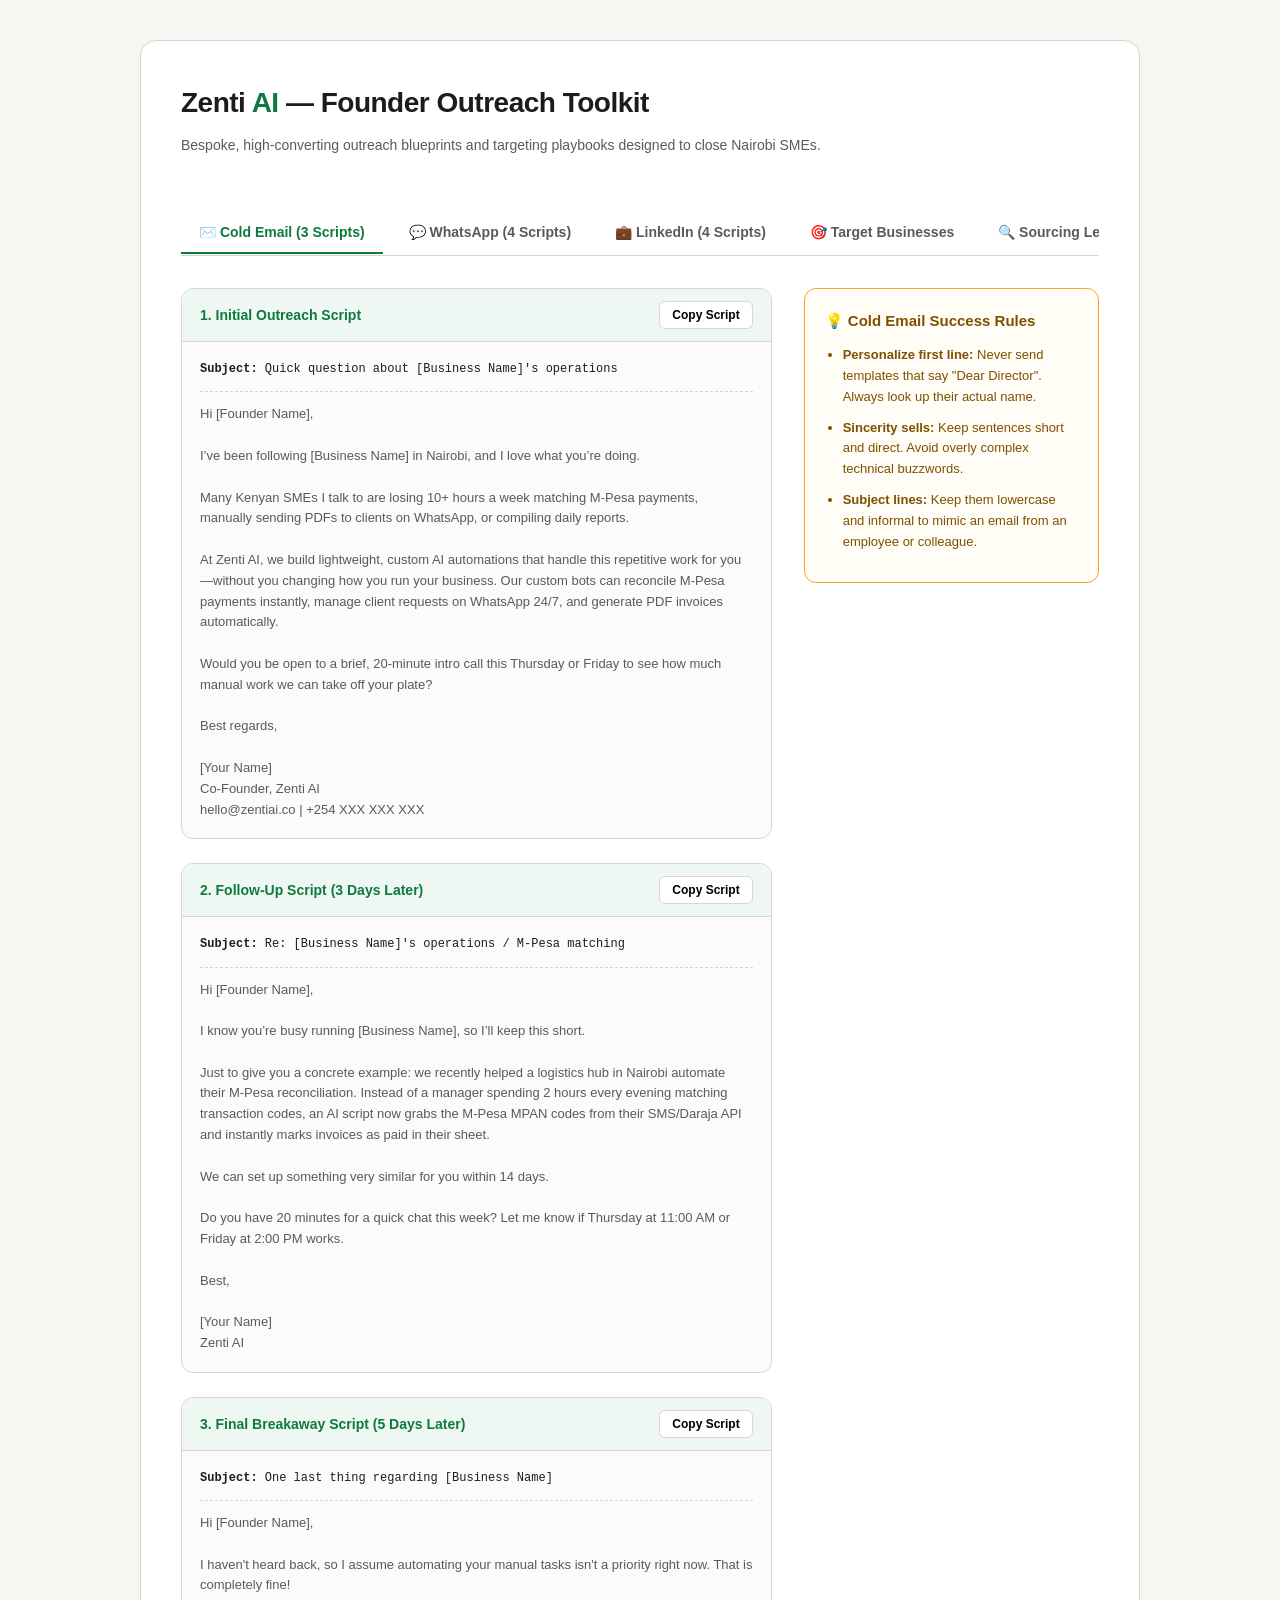
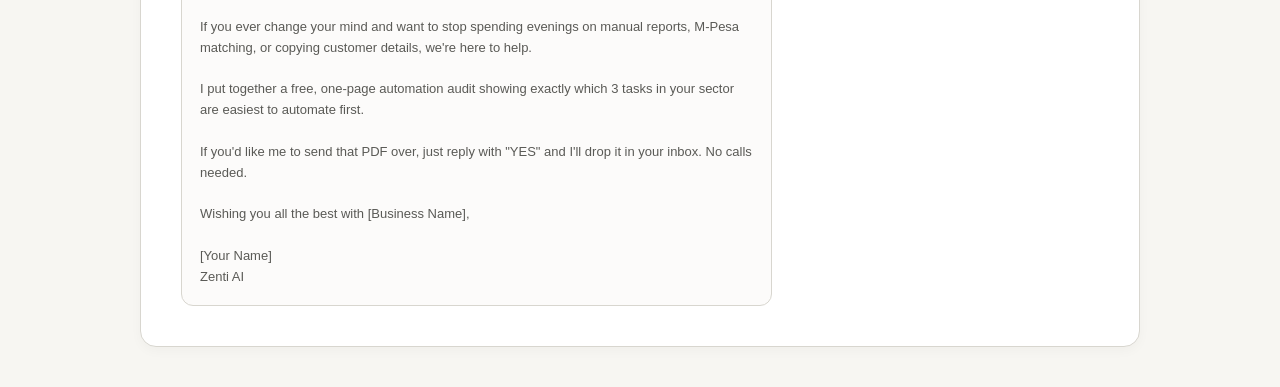
<file: outreach-toolkit.html>
<!DOCTYPE html>
<html lang="en">
<head>
  <meta charset="UTF-8">
  <meta name="viewport" content="width=device-width, initial-scale=1.0">
  <title>Zenti AI — Founder Outreach Toolkit</title>
  <style>
    :root {
      --bg: #F7F6F2;
      --card-bg: #FFFFFF;
      --tint: #EEF7F2;
      --accent: #0D7A3E;
      --accent-hover: #0A5F30;
      --text-dark: #1C1C1A;
      --text-muted: #5A5A56;
      --border: #D8D6CF;
      --amber-bg: #FFFDF5;
      --amber-border: #F5A623;
      --amber-text: #7F5000;
    }

    * {
      box-sizing: border-box;
      margin: 0;
      padding: 0;
    }

    body {
      font-family: -apple-system, BlinkMacSystemFont, "Segoe UI", Roboto, Helvetica, Arial, sans-serif;
      background-color: var(--bg);
      color: var(--text-dark);
      line-height: 1.6;
      padding: 40px 20px;
    }

    .container {
      max-width: 1000px;
      margin: 0 auto;
      background: var(--card-bg);
      border: 1px solid var(--border);
      border-radius: 16px;
      padding: 40px;
      box-shadow: 0 4px 12px rgba(28, 28, 26, 0.03);
    }

    header {
      border-b: 1px solid var(--border);
      padding-bottom: 24px;
      margin-bottom: 32px;
      position: relative;
    }

    h1 {
      font-size: 28px;
      font-weight: 700;
      margin-bottom: 8px;
      letter-spacing: -0.5px;
    }

    h1 span {
      color: var(--accent);
    }

    .subtitle {
      font-size: 14px;
      color: var(--text-muted);
    }

    /* Tabs Layout */
    .tabs-bar {
      display: flex;
      gap: 8px;
      border-bottom: 1px solid var(--border);
      overflow-x: auto;
      margin-bottom: 32px;
      padding-bottom: 1px;
    }

    .tab-btn {
      background: none;
      border: none;
      border-bottom: 2px solid transparent;
      padding: 12px 18px;
      font-size: 14px;
      font-weight: 600;
      color: var(--text-muted);
      cursor: pointer;
      white-space: nowrap;
      transition: all 0.2s;
    }

    .tab-btn:hover {
      color: var(--text-dark);
    }

    .tab-btn.active {
      color: var(--accent);
      border-bottom-color: var(--accent);
    }

    /* Tab Content Panels */
    .tab-panel {
      display: none;
    }

    .tab-panel.active {
      display: block;
    }

    /* Grid layouts */
    .panel-grid {
      display: grid;
      grid-template-columns: 2fr 1fr;
      gap: 32px;
    }

    @media (max-width: 768px) {
      .panel-grid {
        grid-template-columns: 1fr;
      }
      body {
        padding: 20px 10px;
      }
      .container {
        padding: 24px 16px;
      }
    }

    /* Script Blocks */
    .scripts-list {
      display: flex;
      flex-direction: column;
      gap: 24px;
    }

    .script-card {
      border: 1px solid var(--border);
      border-radius: 12px;
      overflow: hidden;
      background-color: rgba(247, 246, 242, 0.4);
    }

    .script-header {
      background-color: var(--tint);
      border-bottom: 1px solid var(--border);
      padding: 12px 18px;
      display: flex;
      justify-content: space-between;
      align-items: center;
    }

    .script-title {
      font-weight: 700;
      font-size: 14px;
      color: var(--accent);
    }

    .copy-btn {
      background: var(--card-bg);
      border: 1px solid var(--border);
      border-radius: 6px;
      padding: 6px 12px;
      font-size: 12px;
      font-weight: 600;
      cursor: pointer;
      transition: all 0.2s;
    }

    .copy-btn:hover {
      border-color: var(--accent);
      color: var(--accent);
    }

    .copy-btn.copied {
      background-color: var(--tint);
      border-color: var(--accent);
      color: var(--accent);
    }

    .script-body {
      padding: 18px;
    }

    .script-subject {
      font-family: monospace;
      font-size: 12px;
      border-bottom: 1px dashed var(--border);
      padding-bottom: 12px;
      margin-bottom: 12px;
      color: var(--text-dark);
    }

    .script-text {
      white-space: pre-wrap;
      font-size: 13px;
      color: var(--text-muted);
    }

    /* WhatsApp special bubbles */
    .wa-bubble {
      background-color: #E2F4C5;
      color: #112D24;
      border-radius: 12px;
      padding: 16px;
      font-size: 13px;
      max-width: 85%;
      margin-left: 10px;
      position: relative;
    }

    .wa-bubble::before {
      content: '';
      position: absolute;
      left: -8px;
      top: 14px;
      width: 0;
      height: 0;
      border-y: 8px solid transparent;
      border-r: 10px solid #E2F4C5;
    }

    /* Advice columns */
    .tip-box {
      background-color: var(--amber-bg);
      border: 1px solid var(--amber-border);
      border-radius: 12px;
      padding: 20px;
      color: var(--amber-text);
      font-size: 13px;
      height: fit-content;
    }

    .tip-box h4 {
      font-size: 15px;
      font-weight: 700;
      margin-bottom: 12px;
      display: flex;
      align-items: center;
      gap: 6px;
    }

    .tip-box ul {
      list-style-type: disc;
      padding-left: 18px;
    }

    .tip-box li {
      margin-bottom: 10px;
    }

    /* Sector Grid */
    .sector-grid {
      display: grid;
      grid-template-columns: repeat(auto-fill, minmax(280px, 1fr));
      gap: 20px;
    }

    .sector-card {
      border: 1px solid var(--border);
      background: var(--card-bg);
      border-radius: 12px;
      padding: 24px;
      display: flex;
      flex-direction: column;
      justify-content: space-between;
      transition: all 0.2s;
    }

    .sector-card:hover {
      border-color: var(--accent);
      box-shadow: 0 4px 12px rgba(13, 122, 62, 0.05);
    }

    .sector-header {
      display: flex;
      justify-content: space-between;
      align-items: center;
      margin-bottom: 14px;
    }

    .sector-icon {
      font-size: 24px;
    }

    .tag {
      font-size: 10px;
      font-weight: 700;
      text-transform: uppercase;
      letter-spacing: 0.5px;
      padding: 4px 8px;
      border-radius: 4px;
      border: 1px solid transparent;
    }

    .tag.high-pain { background: #FEF2F2; color: #991B1B; border-color: #FCA5A5; }
    .tag.high-volume { background: #EFF6FF; color: #1E40AF; border-color: #93C5FD; }
    .tag.high-value { background: #FAF5FF; color: #6B21A8; border-color: #D8B4FE; }
    .tag.quick-win { background: #ECFDF5; color: #065F46; border-color: #6EE7B7; }
    .tag.easy-sell { background: #FFFBEB; color: #92400E; border-color: #FCD34D; }

    .sector-name {
      font-size: 16px;
      font-weight: 700;
      margin-bottom: 8px;
    }

    .sector-desc {
      font-size: 12px;
      color: var(--text-muted);
    }

    /* Sourcing layout */
    .sourcing-grid {
      display: grid;
      grid-template-columns: repeat(auto-fill, minmax(280px, 1fr));
      gap: 24px;
    }

    .sourcing-card {
      border: 1px solid var(--border);
      background: var(--card-bg);
      border-radius: 12px;
      padding: 24px;
      position: relative;
    }

    .sourcing-card::after {
      content: attr(data-index);
      position: absolute;
      top: 12px;
      right: 18px;
      font-size: 44px;
      font-weight: 900;
      color: #F0EDE6;
      z-index: 1;
      line-height: 1;
      user-select: none;
    }

    .sourcing-title {
      font-size: 16px;
      font-weight: 700;
      border-bottom: 1px solid var(--tint);
      padding-bottom: 10px;
      margin-bottom: 14px;
      position: relative;
      z-index: 2;
    }

    .sourcing-steps {
      list-style-type: decimal;
      padding-left: 18px;
      font-size: 12px;
      color: var(--text-muted);
      position: relative;
      z-index: 2;
    }

    .sourcing-steps li {
      margin-bottom: 8px;
    }

    .sourcing-tip {
      background-color: var(--tint);
      border-radius: 6px;
      padding: 10px;
      font-size: 11px;
      color: var(--accent);
      margin-top: 14px;
      position: relative;
      z-index: 2;
    }
  </style>
</head>
<body>

  <div class="container">
    <header>
      <h1>Zenti <span>AI</span> — Founder Outreach Toolkit</h1>
      <div class="subtitle">Bespoke, high-converting outreach blueprints and targeting playbooks designed to close Nairobi SMEs.</div>
    </header>

    <!-- Tabs switcher -->
    <div class="tabs-bar">
      <button class="tab-btn active" onclick="switchTab('email')">✉️ Cold Email (3 Scripts)</button>
      <button class="tab-btn" onclick="switchTab('whatsapp')">💬 WhatsApp (4 Scripts)</button>
      <button class="tab-btn" onclick="switchTab('linkedin')">💼 LinkedIn (4 Scripts)</button>
      <button class="tab-btn" onclick="switchTab('targets')">🎯 Target Businesses</button>
      <button class="tab-btn" onclick="switchTab('sourcing')">🔍 Sourcing Leads</button>
    </div>

    <!-- TAB 1: COLD EMAIL -->
    <div id="panel-email" class="tab-panel active">
      <div class="panel-grid">
        <div class="scripts-list">
          
          <div class="script-card">
            <div class="script-header">
              <span class="script-title">1. Initial Outreach Script</span>
              <button class="copy-btn" onclick="copyScript('email-initial')">Copy Script</button>
            </div>
            <div class="script-body">
              <div class="script-subject"><strong>Subject:</strong> Quick question about [Business Name]'s operations</div>
              <p class="script-text" id="email-initial">Hi [Founder Name],

I’ve been following [Business Name] in Nairobi, and I love what you’re doing.

Many Kenyan SMEs I talk to are losing 10+ hours a week matching M-Pesa payments, manually sending PDFs to clients on WhatsApp, or compiling daily reports.

At Zenti AI, we build lightweight, custom AI automations that handle this repetitive work for you—without you changing how you run your business. Our custom bots can reconcile M-Pesa payments instantly, manage client requests on WhatsApp 24/7, and generate PDF invoices automatically.

Would you be open to a brief, 20-minute intro call this Thursday or Friday to see how much manual work we can take off your plate?

Best regards,

[Your Name]
Co-Founder, Zenti AI
hello@zentiai.co | +254 XXX XXX XXX</p>
            </div>
          </div>

          <div class="script-card">
            <div class="script-header">
              <span class="script-title">2. Follow-Up Script (3 Days Later)</span>
              <button class="copy-btn" onclick="copyScript('email-followup')">Copy Script</button>
            </div>
            <div class="script-body">
              <div class="script-subject"><strong>Subject:</strong> Re: [Business Name]'s operations / M-Pesa matching</div>
              <p class="script-text" id="email-followup">Hi [Founder Name],

I know you’re busy running [Business Name], so I’ll keep this short.

Just to give you a concrete example: we recently helped a logistics hub in Nairobi automate their M-Pesa reconciliation. Instead of a manager spending 2 hours every evening matching transaction codes, an AI script now grabs the M-Pesa MPAN codes from their SMS/Daraja API and instantly marks invoices as paid in their sheet.

We can set up something very similar for you within 14 days.

Do you have 20 minutes for a quick chat this week? Let me know if Thursday at 11:00 AM or Friday at 2:00 PM works.

Best,

[Your Name]
Zenti AI</p>
            </div>
          </div>

          <div class="script-card">
            <div class="script-header">
              <span class="script-title">3. Final Breakaway Script (5 Days Later)</span>
              <button class="copy-btn" onclick="copyScript('email-breakaway')">Copy Script</button>
            </div>
            <div class="script-body">
              <div class="script-subject"><strong>Subject:</strong> One last thing regarding [Business Name]</div>
              <p class="script-text" id="email-breakaway">Hi [Founder Name],

I haven't heard back, so I assume automating your manual tasks isn't a priority right now. That is completely fine!

If you ever change your mind and want to stop spending evenings on manual reports, M-Pesa matching, or copying customer details, we're here to help.

I put together a free, one-page automation audit showing exactly which 3 tasks in your sector are easiest to automate first.

If you'd like me to send that PDF over, just reply with "YES" and I'll drop it in your inbox. No calls needed.

Wishing you all the best with [Business Name],

[Your Name]
Zenti AI</p>
            </div>
          </div>

        </div>

        <div class="tip-box">
          <h4>💡 Cold Email Success Rules</h4>
          <ul>
            <li><strong>Personalize first line:</strong> Never send templates that say "Dear Director". Always look up their actual name.</li>
            <li><strong>Sincerity sells:</strong> Keep sentences short and direct. Avoid overly complex technical buzzwords.</li>
            <li><strong>Subject lines:</strong> Keep them lowercase and informal to mimic an email from an employee or colleague.</li>
          </ul>
        </div>
      </div>
    </div>

    <!-- TAB 2: WHATSAPP -->
    <div id="panel-whatsapp" class="tab-panel">
      <div class="panel-grid">
        <div class="scripts-list">
          
          <div class="script-card">
            <div class="script-header">
              <span class="script-title">1. First Message (Cold)</span>
              <button class="copy-btn" onclick="copyScript('wa-cold')">Copy Script</button>
            </div>
            <div class="script-body">
              <div class="wa-bubble">
                <p class="script-text" id="wa-cold">Habari [Founder Name]! This is [Your Name] from Zenti AI here in Nairobi. I noticed [Business Name] has been growing fast! 🚀

We build custom AI automations specifically for Kenyan SMEs to eliminate repetitive tasks. Things like:
1. Auto-matching M-Pesa receipts
2. WhatsApp customer service bots answering FAQs 24/7
3. Generating daily PDF sales reports directly to your phone.

Do you have 15 minutes for a quick WhatsApp call this Thursday to see if we can save your team 10+ hours a week?</p>
              </div>
            </div>
          </div>

          <div class="script-card">
            <div class="script-header">
              <span class="script-title">2. When They Reply With Interest</span>
              <button class="copy-btn" onclick="copyScript('wa-interest')">Copy Script</button>
            </div>
            <div class="script-body">
              <div class="wa-bubble">
                <p class="script-text" id="wa-interest">Awesome! Thanks for reaching out, [Founder Name]. On our quick 15-minute call, I’ll show you:

1. A live demo of our WhatsApp/M-Pesa integration in action.
2. Exactly which of your manual tasks are costing you the most money.
3. A step-by-step 14-day roadmap to go live.

Does Thursday at 10:00 AM or Friday at 3:00 PM work better for you?</p>
              </div>
            </div>
          </div>

          <div class="script-card">
            <div class="script-header">
              <span class="script-title">3. Follow-Up (No Reply after 2 Days)</span>
              <button class="copy-btn" onclick="copyScript('wa-followup')">Copy Script</button>
            </div>
            <div class="script-body">
              <div class="wa-bubble">
                <p class="script-text" id="wa-followup">Hi [Founder Name]! Hope your week is going well. I know you're busy running the business.

To make it easy, instead of a call, would you prefer I send over a quick 2-minute screen recording showing how our M-Pesa and WhatsApp automation bot works? You can watch it whenever you have a minute. Let me know!</p>
              </div>
            </div>
          </div>

          <div class="script-card">
            <div class="script-header">
              <span class="script-title">4. If They Ask About Pricing</span>
              <button class="copy-btn" onclick="copyScript('wa-pricing')">Copy Script</button>
            </div>
            <div class="script-body">
              <div class="wa-bubble">
                <p class="script-text" id="wa-pricing">Great question! Our pricing is highly accessible for Kenyan SMEs. We have standard packages starting at KES 15,000/month (Starter) and KES 35,000/month (Growth) which covers fully managed builds, hosting, and ongoing support.

Most businesses save 10 to 15 hours of manual labor per week, meaning the system pays for itself in less than 4 weeks.

Let’s book a quick 15-minute discovery call to see which tier fits [Business Name] best. Does tomorrow morning work?</p>
              </div>
            </div>
          </div>

        </div>

        <div class="tip-box">
          <h4>💡 WhatsApp Best Practices</h4>
          <ul>
            <li><strong>Wide spacing:</strong> Never send a solid brick of text. Split thoughts into 2-sentence paragraphs.</li>
            <li><strong>Check badge:</strong> Look for a green or gray business profile icon. If it's a mobile Safaricom number, use Sheng if appropriate.</li>
            <li><strong>Use voice notes:</strong> A 30-second casual voice recording works wonders. It breaks the cold barrier instantly.</li>
          </ul>
        </div>
      </div>
    </div>

    <!-- TAB 3: LINKEDIN -->
    <div id="panel-linkedin" class="tab-panel">
      <div class="panel-grid">
        <div class="scripts-list">
          
          <div class="script-card">
            <div class="script-header">
              <span class="script-title">1. Connection Note (Strictly under 300 chars)</span>
              <button class="copy-btn" onclick="copyScript('li-note')">Copy Script</button>
            </div>
            <div class="script-body">
              <p class="script-text" id="li-note">Hi [Founder Name], love your work at [Business Name] in Nairobi. We build custom AI automations (M-Pesa matching, WhatsApp bots, automated invoicing) for Kenyan SMEs to eliminate repetitive work. Would love to connect and share some local automation blueprints!</p>
            </div>
          </div>

          <div class="script-card">
            <div class="script-header">
              <span class="script-title">2. Follow-Up Message (After Connecting)</span>
              <button class="copy-btn" onclick="copyScript('li-followup')">Copy Script</button>
            </div>
            <div class="script-body">
              <p class="script-text" id="li-followup">Hi [Founder Name], thanks for connecting!

Many founders I talk to in Nairobi are swamped with admin work—matching M-Pesa transaction SMS texts, sending manual WhatsApp receipts, or updating Excel sheets late at night.

At Zenti AI, we build custom solutions starting at KES 15k/mo that run in the background. We handle the design, setup, and continuous maintenance so you don't need any tech skills.

Are you open to a brief 20-minute call this Thursday or Friday to find out how much time we can save your team?</p>
            </div>
          </div>

          <div class="script-card">
            <div class="script-header">
              <span class="script-title">3. LinkedIn Post (Pain List Format)</span>
              <button class="copy-btn" onclick="copyScript('li-post1')">Copy Script</button>
            </div>
            <div class="script-body">
              <p class="script-text" id="li-post1">Nairobi founders: Stop doing work a machine can do for you. 🇰🇪

If you or your team are still doing any of these daily, you are burning valuable hours:

❌ Copy-pasting M-Pesa transaction codes to match orders
❌ Manually typing "Habari, yes we are open" on WhatsApp 50 times a day
❌ Copying customer details from WhatsApp into an Excel invoice sheet
❌ Checking inventory manually and sending frantic WhatsApp messages when stock is low
❌ Generating end-of-day reports in Excel by hand

These aren't "jobs." They are tasks. And they can be automated in under 14 days for less than the cost of a part-time intern.

At Zenti AI, we build custom background workflows that connect M-Pesa, WhatsApp, and Google Sheets so your business runs on autopilot.

Want to see a free 2-minute demo of how it works?

👇 Comment "AUTOMATE" below or send me a DM and I’ll drop it in your inbox.</p>
            </div>
          </div>

          <div class="script-card">
            <div class="script-header">
              <span class="script-title">4. LinkedIn Post (Social Proof Story)</span>
              <button class="copy-btn" onclick="copyScript('li-post2')">Copy Script</button>
            </div>
            <div class="script-body">
              <p class="script-text" id="li-post2">A retail store owner in Westlands, Nairobi was spending 2 hours every single evening doing "The Reconciliation Dance." 💃❌

He would:
1. Open his phone M-Pesa messages.
2. Open his Google Sheet of orders.
3. Match transaction codes one-by-one.
4. Mark them as "Paid".
5. Generate a manual invoice PDF.
6. Search for the customer's WhatsApp chat and send the PDF.

This is a recipe for burnout. It’s also where errors happen—missing payments, double-shipping, or delaying orders.

We built a simple AI automation for him:
🚀 Customer pays via M-Pesa
🚀 Instant Daraja notification matches the order ID in Google Sheets automatically
🚀 A PDF receipt is generated on the fly
🚀 A WhatsApp bot instantly delivers the receipt with a warm "Asante" message

Total time spent by the owner? Zero minutes.
Total cost? KES 15,000/month.
Hours saved? 14 hours every single week.

Stop doing manual copy-paste work. Your team deserves better.

DM us "DEMO" and let's get your Nairobi SME running on autopilot. 🇰🇪

#NairobiSMEs #BusinessAutomation #Mpesa #ZentiAI</p>
            </div>
          </div>

        </div>

        <div class="tip-box">
          <h4>💡 LinkedIn Strategy</h4>
          <ul>
            <li><strong>Headline optimization:</strong> Make sure your personal profile headline states exactly who you help. E.g. "I help Nairobi SMEs automate payments and WhatsApp."</li>
            <li><strong>No sales pitch in note:</strong> The 300-char note is only to connect, not to close a sale. Keep it about swapping ideas.</li>
            <li><strong>CTA Comment Triggers:</strong> Tell them to reply "AUTOMATE" in comments. The LinkedIn algorithm loves comment volume and will boost your post reach.</li>
          </ul>
        </div>
      </div>
    </div>

    <!-- TAB 4: TARGET SECTORS -->
    <div id="panel-targets" class="tab-panel">
      <div class="sector-grid">
        
        <div class="sector-card">
          <div class="sector-header">
            <span class="sector-icon">🩺</span>
            <span class="tag high-pain">High Pain</span>
          </div>
          <div>
            <div class="sector-name">Clinics & Pharmacies</div>
            <p class="sector-desc">Manual patient booking, checking doctor schedules, and manually WhatsApping appointment reminders or test results.</p>
          </div>
        </div>

        <div class="sector-card">
          <div class="sector-header">
            <span class="sector-icon">🛍️</span>
            <span class="tag high-volume">High Volume</span>
          </div>
          <div>
            <div class="sector-name">Retail & Supermarkets</div>
            <p class="sector-desc">Manually reconciling multiple Till/Paybill numbers, low stock alerts, and copying orders from WhatsApp into Excel.</p>
          </div>
        </div>

        <div class="sector-card">
          <div class="sector-header">
            <span class="sector-icon">🏠</span>
            <span class="tag high-value">High Value</span>
          </div>
          <div>
            <div class="sector-name">Property Managers</div>
            <p class="sector-desc">Matching rent payments on M-Pesa, sending automated monthly rent receipts, and dispatching maintenance text alerts.</p>
          </div>
        </div>

        <div class="sector-card">
          <div class="sector-header">
            <span class="sector-icon">🚚</span>
            <span class="tag quick-win">Quick Win</span>
          </div>
          <div>
            <div class="sector-name">Logistics & Courier</div>
            <p class="sector-desc">Client booking via WhatsApp, automated dispatch notifications, rider trip assignment alerts, and PDF waybill generation.</p>
          </div>
        </div>

        <div class="sector-card">
          <div class="sector-header">
            <span class="sector-icon">🎓</span>
            <span class="tag high-value">High Value</span>
          </div>
          <div>
            <div class="sector-name">Schools & Colleges</div>
            <p class="sector-desc">Automating termly fee reminder notifications, matching bank/M-Pesa school fees payments, and sending report cards.</p>
          </div>
        </div>

        <div class="sector-card">
          <div class="sector-header">
            <span class="sector-icon">🍽️</span>
            <span class="tag easy-sell">Easy Sell</span>
          </div>
          <div>
            <div class="sector-name">Restaurants & Hotels</div>
            <p class="sector-desc">WhatsApp-based table/food ordering, feedback collection, automated chef order slips, and supplier stock alerts.</p>
          </div>
        </div>

        <div class="sector-card">
          <div class="sector-header">
            <span class="sector-icon">🪙</span>
            <span class="tag high-value">High Value</span>
          </div>
          <div>
            <div class="sector-name">SACCOs & Microfinance</div>
            <p class="sector-desc">Automating loan repayment reminders, member balance checking via SMS bots, and weekly spreadsheet report compilation.</p>
          </div>
        </div>

        <div class="sector-card">
          <div class="sector-header">
            <span class="sector-icon">✂️</span>
            <span class="tag easy-sell">Easy Sell</span>
          </div>
          <div>
            <div class="sector-name">Beauty Salons & Spas</div>
            <p class="sector-desc">Manually booking appointments, sending automated WhatsApp reminders 2 hours before, and managing stylist commissions.</p>
          </div>
        </div>

        <div class="sector-card">
          <div class="sector-header">
            <span class="sector-icon">🛠️</span>
            <span class="tag high-pain">High Pain</span>
          </div>
          <div>
            <div class="sector-name">Construction Contractors</div>
            <p class="sector-desc">Tracking material deliveries, compiling field worker timesheets, and generating instant client quote PDFs from simple inputs.</p>
          </div>
        </div>

        <div class="sector-card">
          <div class="sector-header">
            <span class="sector-icon">💼</span>
            <span class="tag quick-win">Quick Win</span>
          </div>
          <div>
            <div class="sector-name">Wholesalers & Distributors</div>
            <p class="sector-desc">Handling massive WhatsApp orders, verifying bulk M-Pesa transactions, and auto-notifying delivery drivers of new routes.</p>
          </div>
        </div>

      </div>
    </div>

    <!-- TAB 5: WHERE TO FIND THEM -->
    <div id="panel-sourcing" class="tab-panel">
      <div class="sourcing-grid">
        
        <div class="sourcing-card" data-index="01">
          <div class="sourcing-title">Google Maps Sourcing</div>
          <ol class="sourcing-steps">
            <li>Search: "[Category] in [Nairobi Area]" (e.g. "Clinics in Westlands", "Pharmacies in Kilimani").</li>
            <li>Filter for businesses with active profiles but basic websites or no digital tools.</li>
            <li>Look for Safaricom mobile numbers listed (+254 7... or +254 1...).</li>
            <li>Save the numbers, check if they are WhatsApp-enabled, and log the owner name.</li>
          </ol>
          <div class="sourcing-tip"><strong>Target:</strong> Mid-sized local businesses, avoid major multinational chains.</div>
        </div>

        <div class="sourcing-card" data-index="02">
          <div class="sourcing-title">LinkedIn Prospecting</div>
          <ol class="sourcing-steps">
            <li>Search filters: Job Title: "Owner" / "Founder" AND Location: "Nairobi".</li>
            <li>Add industry filters like Retail, Real Estate, Logistics, or Hospitality.</li>
            <li>Send 10–15 customized connection requests every single day.</li>
            <li>Use our Connection Note, then follow up with our LinkedIn scripts.</li>
          </ol>
          <div class="sourcing-tip"><strong>Tip:</strong> Keep your personal profile fully updated with an automation-focused headline.</div>
        </div>

        <div class="sourcing-card" data-index="03">
          <div class="sourcing-title">Kenya Yellow Pages</div>
          <ol class="sourcing-steps">
            <li>Visit yellowpageskenya.com or kenyabiz.com.</li>
            <li>Search by local category (wholesalers, SACCOs, logistics, property management).</li>
            <li>Extract their contact numbers and official general inquiry emails.</li>
            <li>Send our Cold Email Script, tracking signups in your CRM spreadsheet.</li>
          </ol>
          <div class="sourcing-tip"><strong>Tip:</strong> Always prioritize calling their Safaricom numbers over general email.</div>
        </div>

        <div class="sourcing-card" data-index="04">
          <div class="sourcing-title">Social Business Groups</div>
          <ol class="sourcing-steps">
            <li>Join Facebook groups: "Nairobi Business Circle", "Kenyan Entrepreneurs", etc.</li>
            <li>Monitor posts for people complaining about Excel formulas or invoicing errors.</li>
            <li>Post helpful answers first, explaining how background scripts work.</li>
            <li>End with: "I built a free checklist on how to automate this, send me a DM."</li>
          </ol>
          <div class="sourcing-tip"><strong>Rule:</strong> Education always beats cold sales pitching in online groups.</div>
        </div>

        <div class="sourcing-card" data-index="05">
          <div class="sourcing-title">Your Warm Circle</div>
          <ol class="sourcing-steps">
            <li>Review your contact book for friends owning local businesses in Nairobi.</li>
            <li>Send a friendly WhatsApp letting them know you built an automation service.</li>
            <li>Offer them or their referrals a free 20-minute operational blueprint.</li>
            <li>Reward referrals with a 20% cash commission on the first month setup fee.</li>
          </ol>
          <div class="sourcing-tip"><strong>Fact:</strong> Your first 3 agency sales will almost always come from referrals.</div>
        </div>

      </div>
    </div>

  </div>

  <script>
    function switchTab(tabId) {
      // Hide all panels
      document.querySelectorAll('.tab-panel').forEach(panel => {
        panel.classList.remove('active');
      });
      // Remove active button styling
      document.querySelectorAll('.tab-btn').forEach(btn => {
        btn.classList.remove('active');
      });

      // Show current panel and style button
      document.getElementById('panel-' + tabId).classList.add('active');
      
      // Find current clicked button and mark active
      event.currentTarget.classList.add('active');
    }

    function copyScript(elementId) {
      var copyText = document.getElementById(elementId).innerText;
      var btn = event.currentTarget;
      
      navigator.clipboard.writeText(copyText).then(function() {
        btn.innerText = "✓ Copied";
        btn.classList.add('copied');
        
        setTimeout(function() {
          btn.innerText = "Copy Script";
          btn.classList.remove('copied');
        }, 2000);
      });
    }
  </script>
</body>
</html>
</file>
